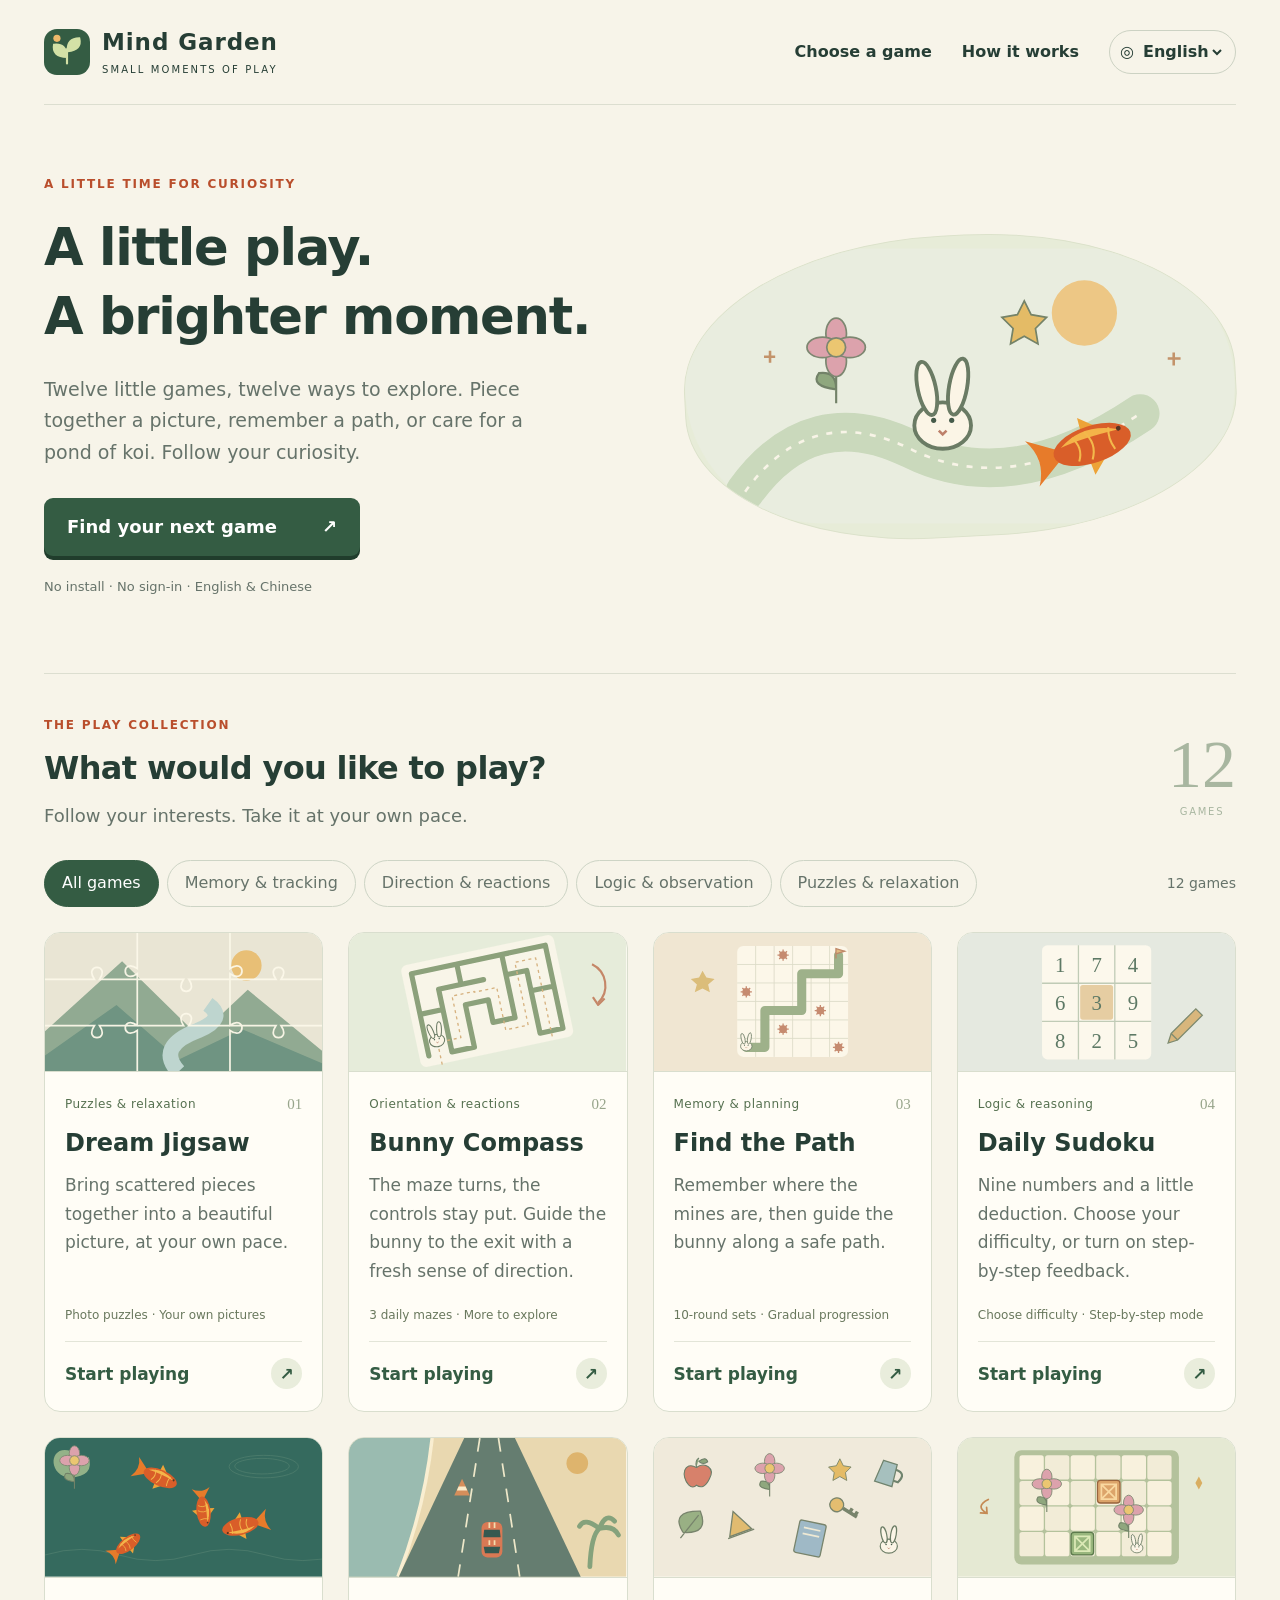
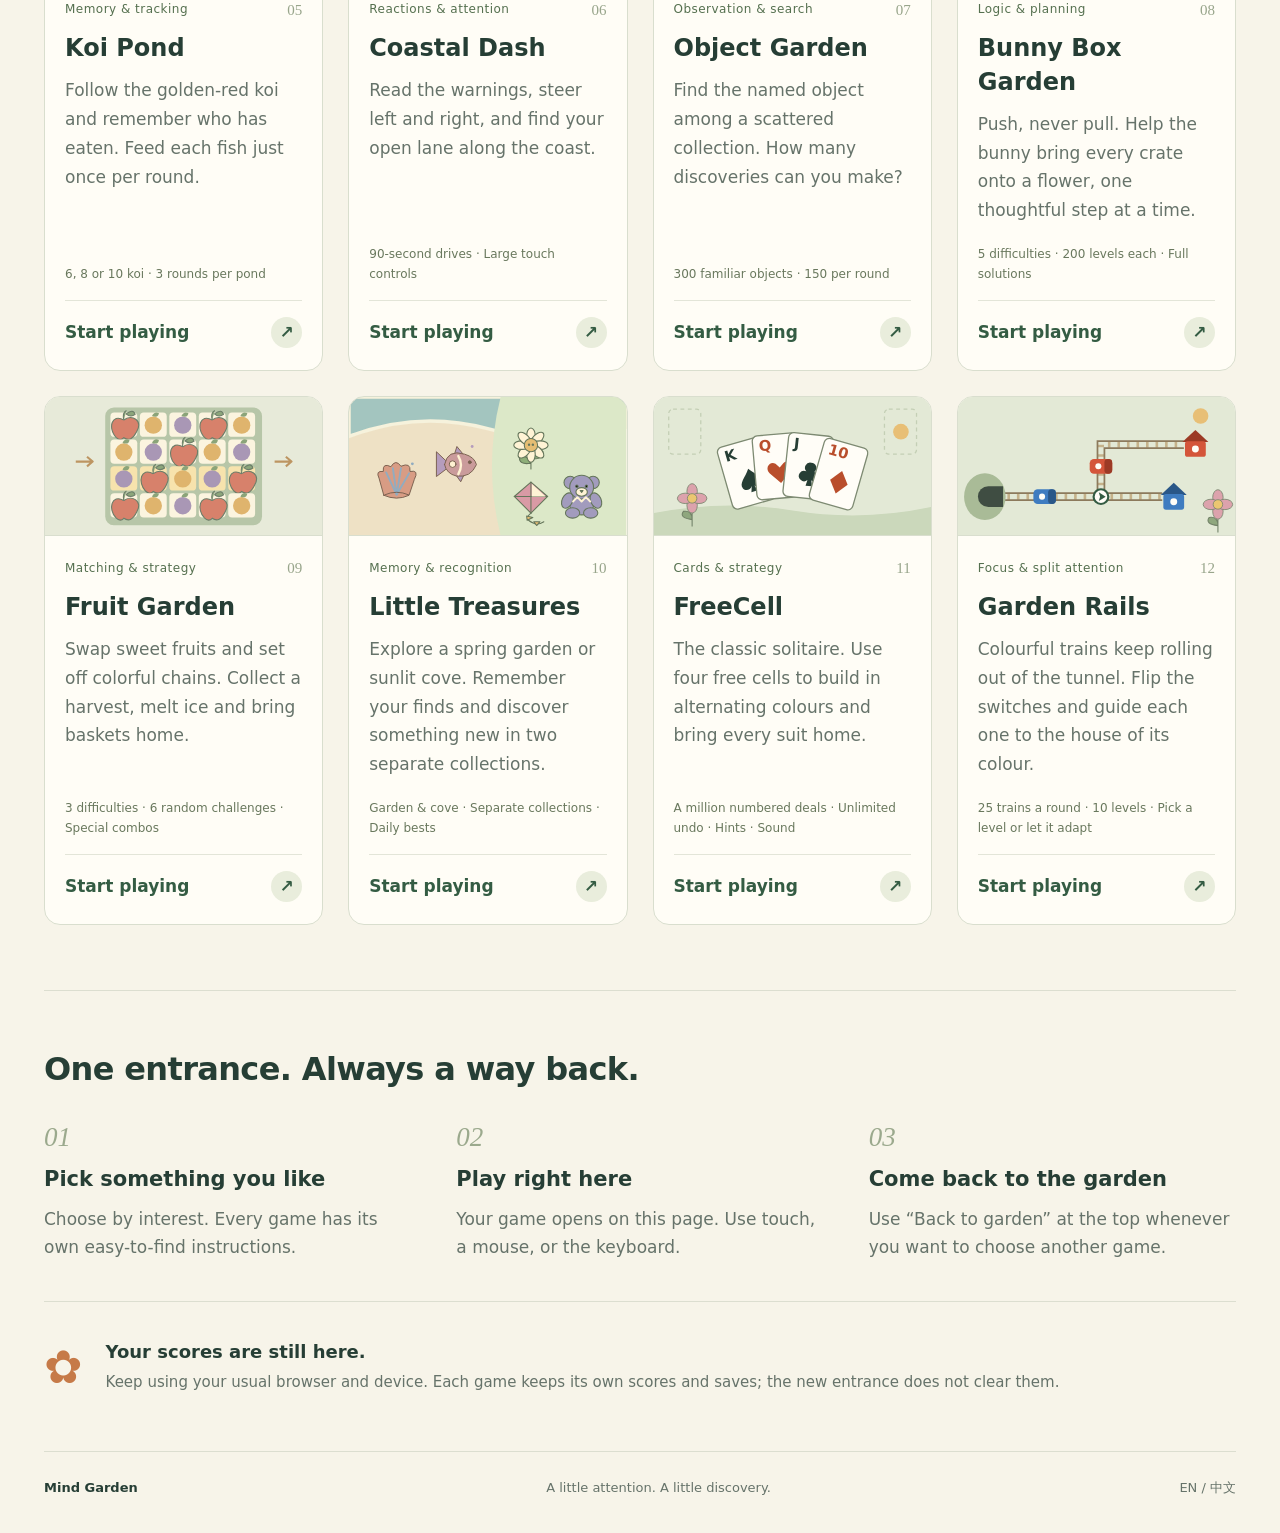
<file: index.html>
<!doctype html>
<html lang="zh-CN"><head><meta charset="utf-8"><meta name="viewport" content="width=device-width,initial-scale=1"><meta name="theme-color" content="#f7f4e9"><meta name="description" content="晴日脑力花园 Mind Garden：十二款免费的中英文小游戏，一个轻松游玩的入口。"><title>晴日脑力花园 · Mind Garden</title><link rel="icon" href="icon.svg" type="image/svg+xml"><link rel="stylesheet" href="style.css?v=4"><script type="module" src="app.mjs?v=16"></script></head>
<body><a class="skip" href="#games">跳到游戏 / Skip to games</a><div id="home"><header class="header wrap"><a class="brand" href="#"><img src="icon.svg" width="46" height="46" alt=""><span><strong data-t="brand">晴日脑力花园</strong><small data-t="brandEnglish">MIND GARDEN</small></span></a><nav><a href="#games" data-t="navGames">挑选游戏</a><a href="#how" data-t="navHow">怎么玩</a><label class="language"><span aria-hidden="true">◎</span><select id="language" aria-label="语言 / Language"><option value="zh">中文</option><option value="en">English</option></select></label></nav></header><main><section class="hero wrap"><div class="hero-copy"><p class="eyebrow" data-t="eyebrow"></p><h1 data-t="headline"></h1><p class="intro" data-t="intro"></p><a class="primary" href="#games"><span data-t="pick"></span><span aria-hidden="true">↗</span></a><p class="welcome" data-t="welcome"></p></div><div id="hero-art" class="hero-art"></div></section><section id="games" class="games-section wrap" aria-labelledby="games-title"><div class="section-heading"><div><p class="eyebrow">THE PLAY COLLECTION</p><h2 id="games-title" data-t="gamesTitle"></h2><p data-t="gamesSub"></p></div><span class="collection-number">12<span>GAMES</span></span></div><div id="last-played" hidden></div><div class="filter-row"><div class="filters" role="group" aria-label="游戏分类 / Game categories"><button type="button" data-filter="all" data-t="all" aria-pressed="true"></button><button type="button" data-filter="memory" data-t="memory" aria-pressed="false"></button><button type="button" data-filter="orientation" data-t="orientation" aria-pressed="false"></button><button type="button" data-filter="thinking" data-t="thinking" aria-pressed="false"></button><button type="button" data-filter="relax" data-t="relax" aria-pressed="false"></button></div><span id="game-count" aria-live="polite"></span></div><div id="game-grid" class="game-grid"></div></section><section id="how" class="how wrap"><h2 data-t="howTitle"></h2><div class="steps"><article><span>01</span><h3 data-t="step1"></h3><p data-t="step1Body"></p></article><article><span>02</span><h3 data-t="step2"></h3><p data-t="step2Body"></p></article><article><span>03</span><h3 data-t="step3"></h3><p data-t="step3Body"></p></article></div><aside class="save-note"><span aria-hidden="true">✿</span><div><strong data-t="savedTitle"></strong><p data-t="savedBody"></p></div></aside></section></main><footer class="wrap"><a href="#" class="footer-brand" data-t="brand"></a><p data-t="footer"></p><span>EN / 中文</span></footer></div><section id="player" class="player" aria-label="游戏 / Game" inert><header class="player-bar"><button id="back" type="button" class="back"></button><strong id="player-title"></strong><a id="standalone" target="_blank" rel="noopener"></a></header><div id="frame-host"></div><div id="loading" class="loading"><span class="loader" aria-hidden="true">✿</span><h2 id="loading-title"></h2><p data-t="loadingTip"></p><a id="loading-link" target="_blank" rel="noopener" data-t="standalone"></a></div></section></body></html>
</file>
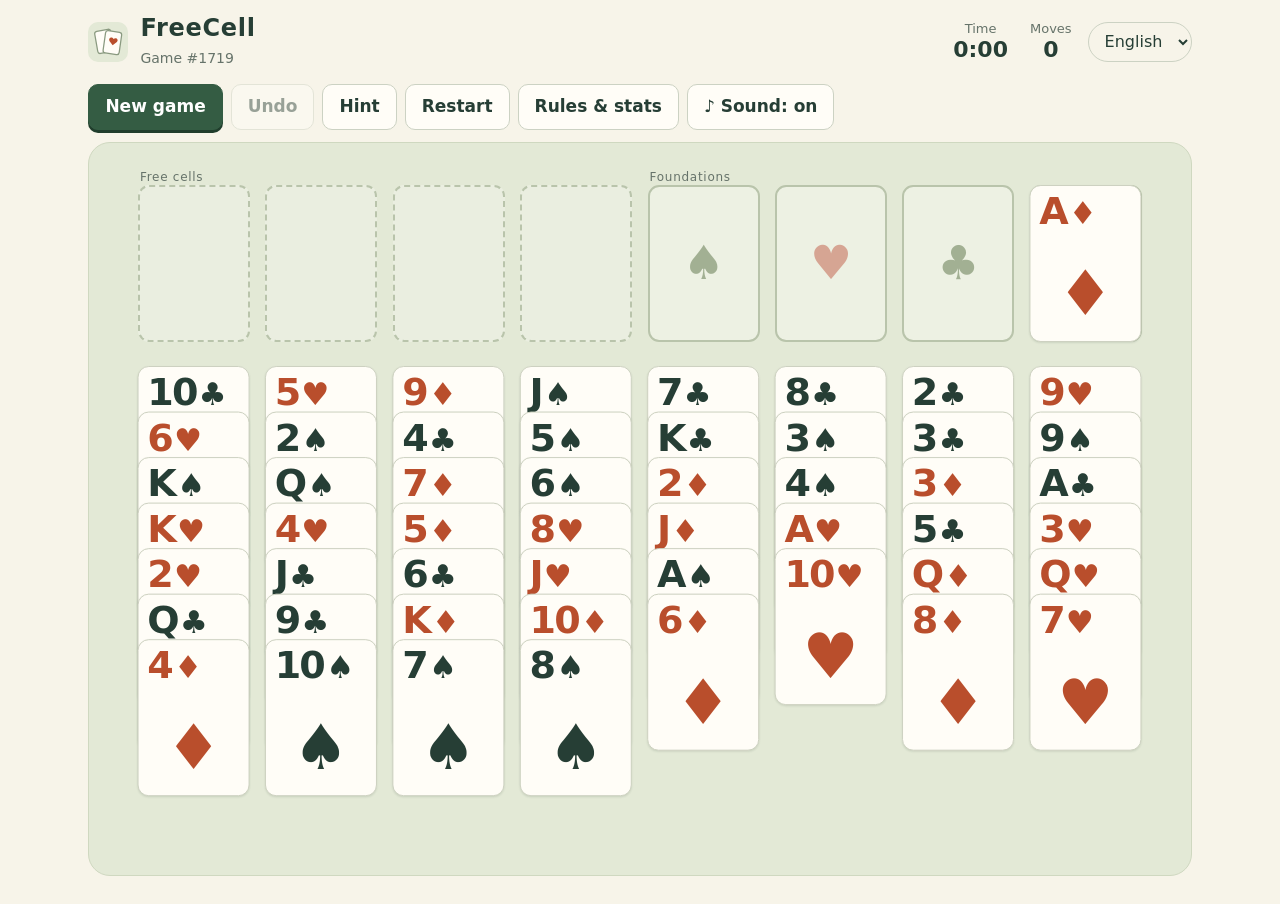
<file: freecell/index.html>
<!doctype html>
<html lang="zh-CN">
<head>
<meta charset="utf-8">
<meta name="viewport" content="width=device-width,initial-scale=1,viewport-fit=cover">
<meta name="theme-color" content="#f7f4e9">
<meta name="description" content="空当接龙 FreeCell：经典纸牌，几乎每一局都能解开。中英文、大字号、可撤销、可提示。">
<title>空当接龙 · FreeCell</title>
<link rel="icon" href="icon.svg" type="image/svg+xml">
<link rel="stylesheet" href="style.css?v=2">
<script type="module" src="app.mjs?v=2"></script>
</head>
<body>
<header class="top">
  <div class="title">
    <img src="icon.svg" width="40" height="40" alt="">
    <div><h1 data-t="name">空当接龙</h1><span class="deal" id="deal-label"></span></div>
  </div>
  <div class="status" aria-live="polite">
    <span><small data-t="time">时间</small><b id="time">0:00</b></span>
    <span><small data-t="moves">步数</small><b id="moves">0</b></span>
  </div>
  <label class="language"><span class="sr" data-t="language">语言</span>
    <select id="language" aria-label="语言 / Language"><option value="zh">中文</option><option value="en">English</option></select>
  </label>
</header>

<nav class="toolbar" aria-label="操作 / Actions">
  <button type="button" id="btn-new" class="primary" data-t="newGame">新的一局</button>
  <button type="button" id="btn-undo" data-t="undo">撤销</button>
  <button type="button" id="btn-hint" data-t="hint">提示</button>
  <button type="button" id="btn-restart" data-t="restart">重新开始</button>
  <button type="button" id="btn-help" data-t="help">玩法与记录</button>
  <button type="button" id="btn-sound" aria-pressed="true">♪ 声音：开</button>
</nav>

<main>
  <div id="board" class="board" aria-label="牌桌 / Table"></div>
  <p id="message" class="message" role="status" hidden></p>
</main>

<dialog id="help" class="dialog">
  <form method="dialog">
    <h2 data-t="howTitle">怎么玩</h2>
    <ul class="rules">
      <li data-t="rule1"></li>
      <li data-t="rule2"></li>
      <li data-t="rule3"></li>
      <li data-t="rule4"></li>
      <li data-t="rule5"></li>
    </ul>
    <h3 data-t="statsTitle">我的记录</h3>
    <dl class="stats" id="stats"></dl>
    <h3 data-t="pickDeal">选择牌局编号</h3>
    <div class="pick-deal">
      <input id="deal-input" type="number" inputmode="numeric" min="1" max="1000000" aria-label="牌局编号 / Game number">
      <button type="button" id="btn-play-deal" data-t="playDeal">开始这一局</button>
    </div>
    <div class="dialog-actions"><button class="primary" value="close" data-t="close">知道了</button></div>
  </form>
</dialog>

<dialog id="win" class="dialog win">
  <form method="dialog">
    <div class="win-mark" aria-hidden="true">✿</div>
    <h2 data-t="winTitle">完成了！</h2>
    <p id="win-text"></p>
    <div class="dialog-actions">
      <button value="close" data-t="lookAgain">看看牌桌</button>
      <button class="primary" value="new" data-t="newGame">新的一局</button>
    </div>
  </form>
</dialog>

<dialog id="confirm" class="dialog small">
  <form method="dialog">
    <p id="confirm-text"></p>
    <div class="dialog-actions">
      <button value="cancel" data-t="cancel">取消</button>
      <button class="primary" value="ok" id="confirm-ok"></button>
    </div>
  </form>
</dialog>
</body>
</html>
</file>
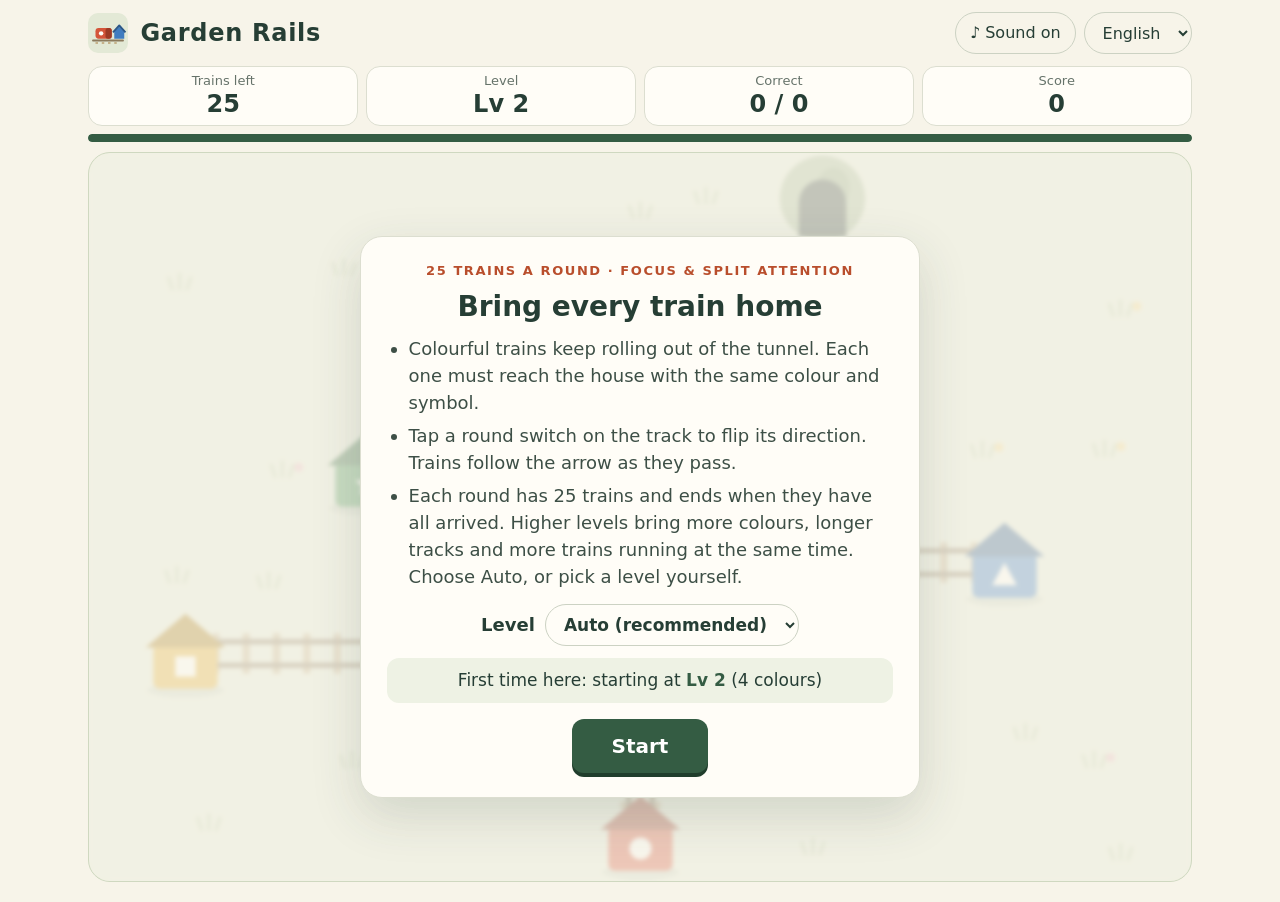
<file: garden-rails/index.html>
<!doctype html>
<html lang="zh-CN">
<head>
<meta charset="utf-8">
<meta name="viewport" content="width=device-width,initial-scale=1,viewport-fit=cover">
<meta name="theme-color" content="#f7f4e9">
<meta name="description" content="花园小火车 Garden Rails：扳动道岔，把 25 列彩色小火车送回同色的小屋。难度随最近三局表现自动调整。">
<title>花园小火车 · Garden Rails</title>
<link rel="icon" href="icon.svg" type="image/svg+xml">
<link rel="stylesheet" href="style.css?v=4">
<script type="module" src="app.mjs?v=4"></script>
</head>
<body>
<header class="top">
  <div class="title">
    <img src="icon.svg" width="40" height="40" alt="">
    <h1 data-t="name">花园小火车</h1>
  </div>
  <div class="top-actions">
    <button type="button" id="btn-sound" class="pill" aria-pressed="true"></button>
    <button type="button" id="btn-pause" class="pill" hidden></button>
    <label><span class="sr" data-t="language">语言</span>
      <select id="language" class="pill" aria-label="语言 / Language"><option value="zh">中文</option><option value="en">English</option></select>
    </label>
  </div>
</header>

<main>
  <div class="hud" aria-live="off">
    <div class="hud-item"><small data-t="trainsLeft">剩余火车</small><b id="hud-left">25</b></div>
    <div class="hud-item"><small data-t="level">难度</small><b id="hud-level">Lv 1</b></div>
    <div class="hud-item"><small data-t="correct">送对</small><b id="hud-correct">0 / 0</b></div>
    <div class="hud-item"><small data-t="score">得分</small><b id="hud-score">0</b></div>
  </div>
  <div class="progress" aria-hidden="true"><span id="progress"></span></div>

  <div class="stage" id="stage">
    <canvas id="canvas" aria-label="铁路 / Railway"></canvas>

    <div class="overlay" id="start">
      <div class="panel">
        <p class="eyebrow" data-t="eyebrow">每局 25 列火车 · 专注与分配注意</p>
        <h2 data-t="startTitle">把小火车送回家</h2>
        <ul class="rules">
          <li data-t="rule1"></li>
          <li data-t="rule2"></li>
          <li data-t="rule3"></li>
        </ul>
        <label class="choose"><span data-t="chooseLevel">难度</span><select class="level-select pill"></select></label>
        <p class="plan" id="plan"></p>
        <button type="button" class="primary big" id="btn-start" data-t="start">开始</button>
      </div>
    </div>

    <div class="overlay" id="countdown" hidden><div class="count" id="count-num">3</div></div>

    <div class="overlay" id="paused" hidden>
      <div class="panel small">
        <h2 data-t="pausedTitle">已暂停</h2>
        <button type="button" class="primary big" id="btn-resume" data-t="resume">继续</button>
      </div>
    </div>

    <div class="overlay" id="result" hidden>
      <div class="panel">
        <p class="eyebrow" data-t="timeUp">时间到</p>
        <h2 id="result-title"></h2>
        <div class="result-grid" id="result-grid"></div>
        <p class="plan" id="result-next"></p>
        <label class="choose"><span data-t="chooseLevel">难度</span><select class="level-select pill"></select></label>
        <h3 data-t="recentTitle">最近三局</h3>
        <ol class="recent" id="recent"></ol>
        <button type="button" class="primary big" id="btn-again" data-t="again">再玩一局</button>
      </div>
    </div>
  </div>
</main>
</body>
</html>
</file>
<file: style.css>
:root{color-scheme:light;--ink:#263e35;--muted:#66736a;--paper:#f7f4e9;--line:#dcded0;--green:#345c43;--orange:#b94e2c;font-family:ui-rounded,'PingFang SC','Microsoft YaHei',system-ui,sans-serif;font-size:18px}*{box-sizing:border-box}html{scroll-behavior:smooth;scroll-padding-top:28px}body{margin:0;background:var(--paper);color:var(--ink);line-height:1.65}button,select,a{-webkit-tap-highlight-color:transparent}button,select{font:inherit}a{color:inherit;text-decoration:none}button,a,select{touch-action:manipulation}button,select{cursor:pointer}button:focus-visible,a:focus-visible,select:focus-visible{outline:3px solid #b94e2c;outline-offset:5px}[hidden]{display:none!important}.wrap{width:min(1200px,calc(100% - 88px));margin-inline:auto}.skip{position:fixed;top:-80px;left:20px;z-index:50;background:white;padding:12px}.skip:focus{top:10px}.header{display:flex;align-items:center;justify-content:space-between;padding-block:28px;border-bottom:1px solid var(--line);gap:20px}.brand{display:flex;align-items:center;gap:12px;line-height:1.3}.brand strong{font-size:23px;letter-spacing:.04em}.brand small{display:block;font-size:10px;letter-spacing:.21em;margin-top:5px}.header nav{display:flex;align-items:center;gap:30px;font-size:16px;font-weight:600}.header nav>a:hover{color:var(--orange)}.language{display:flex;align-items:center;gap:5px;border:1px solid #ccd2c3;border-radius:100px;padding:6px 10px}.language select{border:0;color:var(--ink);background:transparent;font-size:16px;min-height:30px}.hero{display:grid;grid-template-columns:1.07fr 1fr;align-items:center;gap:50px;padding-block:70px 76px}.eyebrow{font-size:12px;letter-spacing:.15em;font-weight:750;color:var(--orange);margin:0 0 18px}h1{font-size:clamp(38px,4vw,56px);line-height:1.35;letter-spacing:-.025em;margin:0 0 23px;white-space:pre-line;font-weight:750}.intro{max-width:530px;color:var(--muted);font-size:19px;margin:0 0 30px}.primary{display:inline-flex;align-items:center;justify-content:space-between;gap:45px;background:var(--green);color:white;padding:14px 23px;border-radius:9px;font-size:18px;font-weight:650;box-shadow:0 4px 0 #203d2c}.primary:hover{background:#254b34;transform:translateY(-1px)}.welcome{font-size:13px;color:var(--muted);margin:20px 0 0}.hero-art{position:relative;background:#e7ecd8;border-radius:48% 48% 44% 44%;overflow:hidden;transform:rotate(-3deg);border:1px solid #dce2cb}.hero-art svg{display:block;width:100%;height:auto;min-height:300px;transform:rotate(3deg)}.games-section{padding-block:42px 65px;border-top:1px solid var(--line)}.section-heading{display:flex;justify-content:space-between;align-items:center;gap:25px}.section-heading .eyebrow{margin-bottom:10px}h2{font-size:32px;line-height:1.4;margin:0 0 10px;letter-spacing:-.02em}.section-heading p:not(.eyebrow){color:var(--muted);margin:0}.collection-number{font-family:Georgia,serif;font-size:68px;line-height:1;color:#a8b6a0}.collection-number span{display:block;font:10px system-ui;text-align:center;letter-spacing:.17em;margin-top:8px}.filter-row{display:flex;justify-content:space-between;align-items:center;gap:16px;margin:30px 0 25px}.filters{display:flex;flex-wrap:wrap;gap:8px}.filters button{border:1px solid #cdd4c5;background:transparent;border-radius:30px;padding:9px 17px;color:var(--muted);font-size:16px;min-height:46px}.filters button[aria-pressed=true]{background:var(--green);border-color:var(--green);color:#fff}.filters button:hover{border-color:var(--green)}#game-count{font-size:14px;color:var(--muted);white-space:nowrap}.game-grid{display:grid;grid-template-columns:repeat(3,minmax(0,1fr));gap:25px}.card{display:flex;flex-direction:column;background:#fffdf6;border:1px solid #d9dece;border-radius:16px;overflow:hidden;transition:transform .2s,box-shadow .2s}.card:hover{transform:translateY(-4px);box-shadow:0 12px 24px #263e3510}.card-art{display:block;border-bottom:1px solid #d9dece;overflow:hidden}.card-art svg{display:block;width:100%;height:auto}.card-body{padding:23px;display:flex;flex-direction:column;flex:1}.card-topline{display:flex;align-items:center;justify-content:space-between;gap:8px}.tag{font-size:12px;color:#55704f;letter-spacing:.04em}.card-index{font-family:Georgia,serif;font-size:15px;color:#98a58b}.card h3{font-size:25px;line-height:1.4;margin:10px 0}.card p{font-size:17px;color:var(--muted);line-height:1.7;margin:0 0 20px;flex:1}.card small{font-size:12px;color:#69785d}.play-link{display:flex;align-items:center;justify-content:space-between;min-height:50px;margin-top:15px;border-top:1px solid #e3e5d8;padding-top:14px;font-size:17px;font-weight:700;color:var(--green)}.play-link span:last-child{display:grid;place-items:center;width:31px;height:31px;background:#e9eddc;border-radius:50%}.card.wide{grid-column:1/-1;display:grid;grid-template-columns:1fr 1.65fr}.wide .card-art{border-bottom:0;border-right:1px solid #d9dece;display:flex;align-items:center;background:#eae9dc}.wide .card-art svg{height:100%;object-fit:cover}.wide .card-body{padding:25px 32px}.wide .card p{max-width:620px}.wide .play-link{max-width:310px}#last-played{background:#edeedb;border-radius:9px;padding:12px 17px;display:flex;align-items:center;gap:12px;margin-top:23px;font-size:15px}#last-played span{color:var(--muted)}#last-played a{margin-left:auto;font-weight:700;text-decoration:underline;text-underline-offset:4px}.how{border-top:1px solid var(--line);padding-block:56px 45px}.steps{display:grid;grid-template-columns:repeat(3,1fr);gap:45px;margin-block:30px}.steps article>span{font:italic 27px Georgia,serif;color:#9ba98d}.steps h3{font-size:21px;margin:8px 0}.steps p{font-size:17px;color:var(--muted);margin:0}.save-note{display:flex;gap:23px;border-top:1px solid var(--line);padding-top:28px;margin-top:40px;align-items:center}.save-note>span{font-size:46px;color:#c67a48}.save-note strong{font-size:18px}.save-note p{font-size:15px;color:var(--muted);margin:4px 0}footer{border-top:1px solid var(--line);padding-block:25px 35px;display:flex;align-items:center;justify-content:space-between;gap:20px;font-size:13px;color:var(--muted)}footer p{margin:0}.footer-brand{font-weight:700;color:var(--ink)}.player{position:fixed;inset:0;z-index:20;background:var(--paper);visibility:hidden;pointer-events:none;display:flex;flex-direction:column}.player.active{visibility:visible;pointer-events:auto}.player-bar{min-height:64px;display:flex;align-items:center;justify-content:space-between;gap:16px;padding:9px 24px;background:#fffdf5;border-bottom:1px solid #d7deca}.player-bar strong{text-align:center;font-size:19px}.back{border:1px solid #bac8b0;border-radius:8px;padding:9px 16px;background:#f1f4e7;color:var(--green);font-size:16px;min-height:44px}.player-bar a{font-size:14px;color:var(--green);text-decoration:underline;text-underline-offset:4px}#frame-host{flex:1;min-height:0}iframe{display:block;width:100%;height:100%;border:0;background:var(--paper)}.loading{position:absolute;inset:65px 0 0;display:flex;flex-direction:column;align-items:center;justify-content:center;background:var(--paper);padding:30px;text-align:center}.loading h2{font-size:24px}.loading p{max-width:460px;color:var(--muted)}.loading a{text-decoration:underline}.loader{font-size:70px;color:#bc713b;animation:turn 7s linear infinite}@keyframes turn{to{transform:rotate(360deg)}}body.playing{overflow:hidden}@media(min-width:1600px){.hero{padding-block:90px}}@media(max-width:1000px){.wrap{width:calc(100% - 48px)}.hero{gap:25px;padding-block:50px}.game-grid{grid-template-columns:repeat(2,minmax(0,1fr))}.card.wide{grid-template-columns:1fr 1fr}.header nav{gap:20px}.brand strong{font-size:20px}.steps{gap:25px}.hero-art svg{min-height:260px}h1{font-size:39px}}@media(max-width:650px){.wrap{width:calc(100% - 36px)}.header{padding-block:18px;gap:8px}.brand{gap:8px}.brand img{width:37px;height:37px}.brand strong{font-size:18px}.brand small{font-size:8px}.header nav>a{display:none}.language{padding:3px 7px}.language select{font-size:15px}.hero{grid-template-columns:1fr;gap:25px;padding-block:38px 42px}.hero-copy{max-width:520px}h1{font-size:36px}.intro{font-size:18px}.hero-art{max-width:440px;width:100%;justify-self:center}.hero-art svg{min-height:0}.welcome{font-size:12px}.games-section{padding-block:30px 40px}h2{font-size:27px}.section-heading{align-items:flex-start}.section-heading p:not(.eyebrow){font-size:17px}.collection-number{font-size:47px}.filter-row{display:block;margin-top:24px}.filters{gap:7px}.filters button{padding:9px 13px;font-size:15px}#game-count{display:block;margin-top:12px}.game-grid{grid-template-columns:1fr;gap:22px}.card.wide{display:flex;grid-column:auto}.wide .card-art{border-right:0;border-bottom:1px solid #d9dece}.wide .card-body,.card-body{padding:22px}.card h3{font-size:26px}.card small{font-size:13px}.card p{font-size:18px}.steps{grid-template-columns:1fr;gap:25px}.steps article{position:relative;padding-left:48px}.steps article>span{position:absolute;left:0;top:0}.steps h3{margin-top:0}.how{padding-block:35px}.save-note{gap:15px;align-items:flex-start}.save-note p{font-size:16px}footer{flex-wrap:wrap;gap:10px}footer p{order:3;flex-basis:100%}.player-bar{padding:8px 10px;gap:8px;min-height:64px}.player-bar strong{font-size:16px}.back{font-size:14px;padding:8px 10px;white-space:nowrap}.player-bar a{font-size:12px;max-width:70px;text-align:right}#last-played{flex-wrap:wrap;gap:5px 10px}}@media(prefers-reduced-motion:reduce){html{scroll-behavior:auto}*{animation:none!important;transition:none!important}}
@media(min-width:1101px){.game-grid{grid-template-columns:repeat(4,minmax(0,1fr))}.card-body{padding:20px}.card h3{font-size:24px}}
@media(min-width:651px) and (max-width:1100px){.game-grid{grid-template-columns:repeat(2,minmax(0,1fr))}}
</file>
<file: freecell/style.css>
:root{
  color-scheme:light;
  --ink:#263e35;--muted:#66736a;--paper:#f7f4e9;--line:#dcded0;--green:#345c43;--orange:#b94e2c;
  --felt:#e3e9d6;--felt-line:#cfd8c0;--card:#fffdf7;--card-line:#cdd1c0;--red:#b94e2c;--black:#263e35;
  --select:#e2a64b;--target:#7fa37a;
  font-family:ui-rounded,'PingFang SC','Microsoft YaHei',system-ui,sans-serif;font-size:18px;
}
*{box-sizing:border-box}
html,body{margin:0;background:var(--paper);color:var(--ink);line-height:1.5}
button,select,input{font:inherit;color:inherit}
button,select{cursor:pointer;touch-action:manipulation;-webkit-tap-highlight-color:transparent}
:focus-visible{outline:3px solid var(--orange);outline-offset:3px}
[hidden]{display:none!important}
.sr{position:absolute;width:1px;height:1px;overflow:hidden;clip:rect(0 0 0 0)}

.top{display:flex;align-items:center;justify-content:space-between;gap:16px;padding:14px max(16px,3vw) 8px;max-width:1180px;margin:0 auto}
.title{display:flex;align-items:center;gap:12px;min-width:0}
.title h1{font-size:24px;margin:0;line-height:1.2;letter-spacing:.03em}
.deal{font-size:14px;color:var(--muted)}
.status{display:flex;gap:22px;margin-left:auto}
.status span{display:flex;flex-direction:column;align-items:center;line-height:1.2}
.status small{font-size:13px;color:var(--muted)}
.status b{font-size:22px;font-variant-numeric:tabular-nums}
.language select{border:1px solid #ccd2c3;border-radius:100px;background:transparent;padding:6px 12px;font-size:16px;min-height:40px}

.toolbar{display:flex;flex-wrap:wrap;gap:8px;padding:6px max(16px,3vw) 12px;max-width:1180px;margin:0 auto}
.toolbar button,.dialog button{border:1px solid #ccd2c3;background:#fffdf7;border-radius:10px;padding:8px 16px;min-height:46px;font-size:17px;font-weight:650}
.toolbar button:hover,.dialog button:hover{border-color:var(--green)}
.toolbar button:disabled{opacity:.45;cursor:default;border-color:#ccd2c3}
#btn-sound.off{color:var(--muted)}
button.primary{background:var(--green);border-color:var(--green);color:#fff;box-shadow:0 3px 0 #203d2c}
button.primary:hover{background:#254b34}

main{max-width:1180px;margin:0 auto;padding:0 max(16px,3vw) 28px}
.board{position:relative;background:var(--felt);border:1px solid var(--felt-line);border-radius:22px;touch-action:none;user-select:none;-webkit-user-select:none;overflow:hidden}
.message{text-align:center;color:var(--muted);margin:14px 0 0;font-size:17px}

/* Slots */
.slot{position:absolute;width:var(--cw);height:var(--ch);border-radius:calc(var(--cw)*.1);border:2px dashed #b9c4ab;display:grid;place-items:center;color:#a2b093;font-size:calc(var(--cw)*.42);transition:background .15s,border-color .15s}
.slot.found{border-style:solid;background:#edf1e3}
.slot.found.red{color:#d6a593}
.slot.cell{background:rgba(255,255,255,.25)}
.slot.col{border-color:transparent;background:rgba(255,255,255,.18)}
.slot.target{border-color:var(--target);border-style:solid;background:rgba(127,163,122,.18)}
.slot-label{position:absolute;top:-1.55em;left:0;font-size:12px;color:var(--muted);letter-spacing:.06em;white-space:nowrap}

/* Cards */
.card{position:absolute;left:0;top:0;width:var(--cw);height:var(--ch);border-radius:calc(var(--cw)*.1);background:var(--card);border:1px solid var(--card-line);
  box-shadow:0 1px 2px rgba(38,62,53,.12);transition:transform .2s ease,box-shadow .15s;color:var(--black);cursor:pointer;will-change:transform}
.card.red{color:var(--red)}
.card .corner{position:absolute;left:8%;top:4%;display:flex;align-items:baseline;gap:2px;line-height:1;font-weight:750}
.card .r{font-size:calc(var(--cw)*.34);letter-spacing:-.05em}
.card .s{font-size:calc(var(--cw)*.28)}
.card .pip{position:absolute;left:0;right:0;bottom:10%;text-align:center;font-size:calc(var(--cw)*.56);line-height:1}
.card .face{position:absolute;left:0;right:0;bottom:12%;text-align:center;font-size:calc(var(--cw)*.4);font-weight:750;line-height:1}
.card .face small{display:block;font-size:.62em;margin-top:2px}
.card.selected{box-shadow:0 0 0 3px var(--select),0 6px 14px rgba(38,62,53,.18)}
.card.hint{box-shadow:0 0 0 4px var(--target),0 6px 14px rgba(38,62,53,.18)}
.card.target{box-shadow:0 0 0 3px var(--target)}
.card.dragging{transition:none;box-shadow:0 12px 26px rgba(38,62,53,.28)}
.card.shake{animation:shake .32s}
@keyframes shake{25%{translate:-5px 0}75%{translate:5px 0}}

/* Dialogs */
.dialog{border:0;border-radius:20px;padding:0;width:min(560px,calc(100vw - 32px));background:#fffdf7;color:var(--ink);box-shadow:0 20px 60px rgba(38,62,53,.22)}
.dialog::backdrop{background:rgba(38,62,53,.25)}
.dialog form{padding:24px 26px}
.dialog h2{margin:0 0 12px;font-size:24px}
.dialog h3{margin:20px 0 8px;font-size:18px}
.rules{margin:0;padding-left:1.2em;color:#3d4f46}
.rules li{margin-bottom:6px}
.stats{display:grid;grid-template-columns:repeat(4,1fr);gap:8px;margin:0}
.stats div{background:#f1f2e8;border-radius:12px;padding:8px;text-align:center}
.stats dt{font-size:13px;color:var(--muted)}
.stats dd{margin:0;font-size:20px;font-weight:700}
.pick-deal{display:flex;gap:8px}
.pick-deal input{flex:1;min-width:0;border:1px solid #ccd2c3;border-radius:10px;padding:8px 12px;min-height:46px;background:#fff}
.dialog-actions{display:flex;justify-content:flex-end;gap:10px;margin-top:22px;flex-wrap:wrap}
.dialog.small{width:min(420px,calc(100vw - 32px))}
.dialog.small p{margin:0;font-size:18px}
.win{text-align:center}
.win .dialog-actions{justify-content:center}
.win-mark{font-size:46px;color:var(--orange);line-height:1}
.win p{font-size:18px;color:#3d4f46}

@media (max-width:640px){
  :root{font-size:16px}
  .top{flex-wrap:wrap;padding-top:10px}
  .title img{width:34px;height:34px}
  .title h1{font-size:21px}
  .status{order:3;width:100%;justify-content:flex-start;gap:26px}
  .status span{flex-direction:row;gap:6px;align-items:baseline}
  .status b{font-size:19px}
  .toolbar{gap:6px}
  .toolbar button{padding:6px 10px;font-size:15px;min-height:42px;flex:1 1 auto}
  main{padding:0 8px 20px}
  .board{border-radius:14px}
  .slot-label{display:none}
  .stats{grid-template-columns:repeat(2,1fr)}
}
@media (prefers-reduced-motion:reduce){.card{transition:none}.card.shake{animation:none}}
</file>
<file: garden-rails/style.css>
:root{
  color-scheme:light;
  --ink:#263e35;--muted:#66736a;--paper:#f7f4e9;--line:#dcded0;--green:#345c43;--orange:#b94e2c;--grass:#e3e9d6;
  font-family:ui-rounded,'PingFang SC','Microsoft YaHei',system-ui,sans-serif;font-size:18px;
}
*{box-sizing:border-box}
html,body{margin:0;background:var(--paper);color:var(--ink);line-height:1.5}
button,select{font:inherit;color:inherit;cursor:pointer;touch-action:manipulation;-webkit-tap-highlight-color:transparent}
:focus-visible{outline:3px solid var(--orange);outline-offset:3px}
[hidden]{display:none!important}
.sr{position:absolute;width:1px;height:1px;overflow:hidden;clip:rect(0 0 0 0)}

.top{display:flex;align-items:center;justify-content:space-between;gap:12px;padding:12px max(16px,3vw) 6px;max-width:1180px;margin:0 auto}
.title{display:flex;align-items:center;gap:12px}
.title h1{font-size:24px;margin:0;letter-spacing:.03em;white-space:nowrap}
.top-actions{display:flex;align-items:center;gap:8px}
.pill{white-space:nowrap;border:1px solid #ccd2c3;border-radius:100px;background:transparent;padding:6px 14px;font-size:16px;min-height:42px}
.pill:hover{border-color:var(--green)}
#btn-sound.off .note{opacity:.4;text-decoration:line-through}

main{max-width:1180px;margin:0 auto;padding:0 max(16px,3vw) 20px}
.hud{display:grid;grid-template-columns:repeat(4,1fr);gap:8px;margin:6px 0 8px}
.hud-item{background:#fffdf7;border:1px solid var(--line);border-radius:14px;padding:6px 12px;display:flex;flex-direction:column;align-items:center;line-height:1.25}
.hud-item small{font-size:13px;color:var(--muted)}
.hud-item b{font-size:24px;font-variant-numeric:tabular-nums}
.progress{height:8px;background:#e4e6da;border-radius:8px;overflow:hidden;margin-bottom:10px}
.progress span{display:block;height:100%;width:100%;background:var(--green);border-radius:8px;transform-origin:left;transition:transform .25s linear}

.stage{position:relative;background:var(--grass);border:1px solid #cfd8c0;border-radius:22px;overflow:hidden;display:flex;justify-content:center;align-items:center;min-height:300px}
canvas{display:block;touch-action:manipulation;user-select:none;-webkit-user-select:none}

.overlay{position:absolute;inset:0;display:grid;place-items:center;padding:16px;background:rgba(247,244,233,.72);backdrop-filter:blur(2px)}
.panel{background:#fffdf7;border:1px solid var(--line);border-radius:22px;box-shadow:0 18px 50px rgba(38,62,53,.16);padding:24px 26px;width:min(560px,100%);max-height:100%;overflow:auto;text-align:center}
.panel.small{width:min(340px,100%)}
.panel h2{margin:0 0 10px;font-size:28px;line-height:1.3}
.panel h3{margin:16px 0 6px;font-size:16px;color:var(--muted)}
.eyebrow{font-size:13px;letter-spacing:.12em;font-weight:750;color:var(--orange);margin:0 0 8px}
.rules{text-align:left;margin:0 0 12px;padding-left:1.2em;color:#3d4f46}
.rules li{margin-bottom:6px}
.choose{display:flex;align-items:center;justify-content:center;flex-wrap:wrap;gap:8px 10px;margin:14px 0 0;font-weight:650}
.choose select{background:#fffdf7;font-size:17px;min-width:0;max-width:100%}
.plan{background:#eef2e4;border-radius:12px;padding:10px 14px;margin:12px 0 16px;font-size:17px}
.plan b{color:var(--green)}
button.primary{background:var(--green);border:0;color:#fff;border-radius:12px;font-weight:700;box-shadow:0 4px 0 #203d2c}
button.primary:hover{background:#254b34}
button.big{font-size:20px;padding:12px 40px;min-height:54px}
.count{font-size:120px;font-weight:800;color:var(--green);text-shadow:0 4px 0 #fffdf7}
.result-grid{display:grid;grid-template-columns:repeat(5,1fr);gap:8px;margin:8px 0}
.result-grid div{background:#f1f2e8;border-radius:12px;padding:8px 4px}
.result-grid small{display:block;font-size:13px;color:var(--muted)}
.result-grid b{font-size:22px}
.recent{list-style:none;margin:0 0 16px;padding:0;display:flex;flex-direction:column;gap:4px;font-size:15px;color:#3d4f46}
.recent li{display:flex;justify-content:space-between;gap:10px;background:#f6f6ee;border-radius:10px;padding:4px 12px}

@media (max-width:640px){
  :root{font-size:16px}
  .title img{width:32px;height:32px}
  .title h1{font-size:20px}
  .pill{padding:4px 10px;font-size:15px;min-height:40px}
  #btn-sound .label{display:none}
  .top{flex-wrap:wrap;row-gap:6px}
  .top-actions{gap:6px;margin-left:auto}
  .title{gap:8px}
  select#language{width:auto;max-width:110px}
  #btn-sound{min-width:44px}
  .top{padding-top:8px}
  main{padding:0 8px 16px}
  .hud{gap:5px}
  .hud-item{padding:4px 4px;border-radius:10px}
  .hud-item small{font-size:12px}
  .hud-item b{font-size:19px}
  .stage{border-radius:14px}
  .panel{padding:18px 16px}
  .panel h2{font-size:23px}
  .result-grid{grid-template-columns:repeat(3,1fr)}
  .count{font-size:90px}
}
</file>
